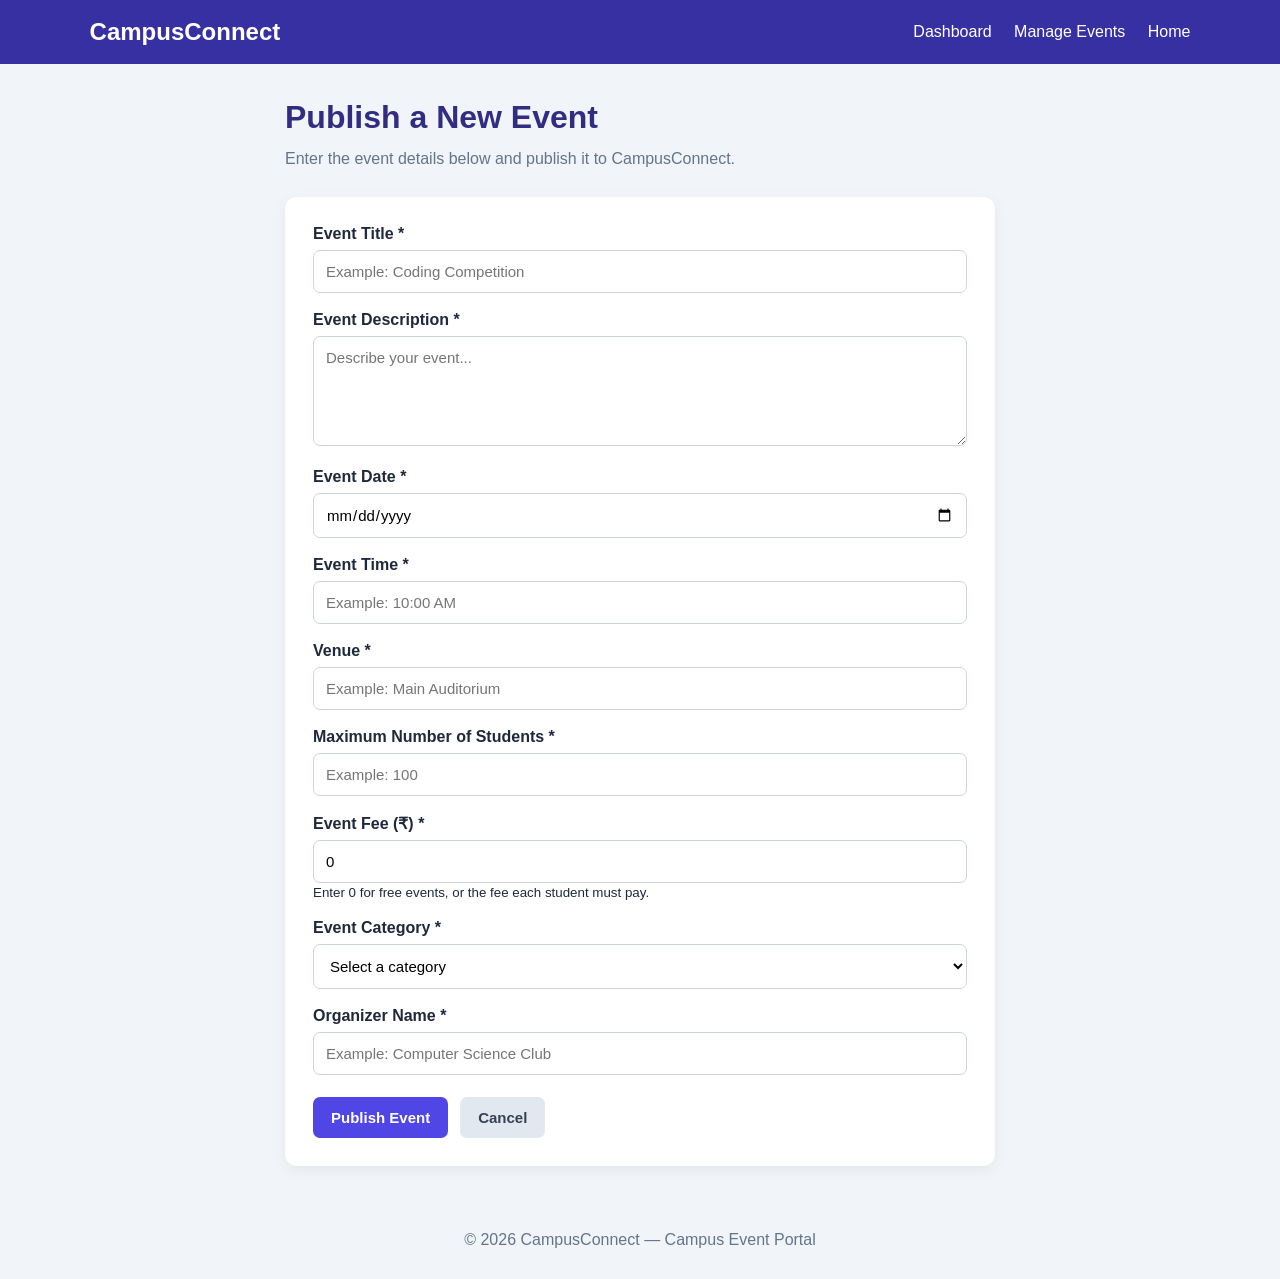
<file: add-event.html>
<!DOCTYPE html>
<html lang="en">
<head>
    <meta charset="UTF-8">
    <meta name="viewport" content="width=device-width, initial-scale=1.0">
    <title>Add New Event | CampusConnect</title>

    <style>
        * {
            box-sizing: border-box;
            margin: 0;
            padding: 0;
            font-family: Arial, sans-serif;
        }

        body {
            background: #f1f5f9;
            color: #1e293b;
        }

        nav {
            background: #3730a3;
            color: white;
            padding: 18px 7%;
            display: flex;
            justify-content: space-between;
            align-items: center;
            flex-wrap: wrap;
            gap: 12px;
        }

        nav a {
            color: white;
            text-decoration: none;
            margin-left: 18px;
        }

        .container {
            max-width: 750px;
            margin: 35px auto;
            padding: 0 20px;
        }

        h1 {
            color: #312e81;
            margin-bottom: 10px;
        }

        .subtitle {
            color: #64748b;
            line-height: 1.6;
            margin-bottom: 25px;
        }

        form {
            background: white;
            padding: 28px;
            border-radius: 12px;
            box-shadow: 0 4px 15px rgba(0, 0, 0, 0.06);
        }

        .form-group {
            margin-bottom: 18px;
        }

        label {
            display: block;
            font-weight: bold;
            margin-bottom: 7px;
        }

        input, textarea, select {
            width: 100%;
            padding: 12px;
            border: 1px solid #cbd5e1;
            border-radius: 7px;
            font-size: 15px;
            background: white;
        }

        textarea {
            min-height: 110px;
            resize: vertical;
        }

        input:focus, textarea:focus, select:focus {
            outline: 2px solid #a5b4fc;
            border-color: #4f46e5;
        }

        .button {
            display: inline-block;
            padding: 12px 18px;
            border: none;
            border-radius: 7px;
            background: #4f46e5;
            color: white;
            font-weight: bold;
            font-size: 15px;
            text-decoration: none;
            cursor: pointer;
        }

        .button:disabled {
            opacity: 0.6;
            cursor: not-allowed;
        }

        .secondary {
            background: #e2e8f0;
            color: #334155;
        }

        .actions {
            display: flex;
            gap: 12px;
            flex-wrap: wrap;
            margin-top: 22px;
        }

        .notice {
            display: none;
            padding: 13px;
            border-radius: 7px;
            margin-bottom: 20px;
            line-height: 1.5;
        }

        .notice.success {
            display: block;
            background: #dcfce7;
            color: #166534;
        }

        .notice.error {
            display: block;
            background: #fee2e2;
            color: #991b1b;
        }

        footer {
            text-align: center;
            padding: 30px;
            color: #64748b;
        }

        @media (max-width: 500px) {
            form {
                padding: 20px;
            }

            nav a {
                margin-left: 10px;
            }
        }
    </style>
</head>

<body>

<nav>
    <h2>CampusConnect</h2>
    <div>
        <a href="organizer-dashboard.html">Dashboard</a>
        <a href="manage-events.html">Manage Events</a>
        <a href="index.html">Home</a>
    </div>
</nav>

<main class="container">
    <h1>Publish a New Event</h1>

    <p class="subtitle">
        Enter the event details below and publish it to CampusConnect.
    </p>

    <div id="notice" class="notice" role="status" aria-live="polite"></div>

    <form id="eventForm">
        <div class="form-group">
            <label for="title">Event Title *</label>
            <input
                type="text"
                id="title"
                name="title"
                placeholder="Example: Coding Competition"
                required
                maxlength="150"
            >
        </div>

        <div class="form-group">
            <label for="description">Event Description *</label>
            <textarea
                id="description"
                name="description"
                placeholder="Describe your event..."
                required
                maxlength="2000"
            ></textarea>
        </div>

        <div class="form-group">
            <label for="date">Event Date *</label>
            <input type="date" id="date" name="date" required>
        </div>

        <div class="form-group">
            <label for="time">Event Time *</label>
            <input
                type="text"
                id="time"
                name="time"
                placeholder="Example: 10:00 AM"
                required
                maxlength="50"
            >
        </div>

       <div class="form-group">
    <label for="venue">Venue *</label>
    <input
        type="text"
        id="venue"
        name="venue"
        placeholder="Example: Main Auditorium"
        required
        maxlength="200"
    >
</div>

<div class="form-group">
    <label for="studentLimit">Maximum Number of Students *</label>
    <input
        type="number"
        id="studentLimit"
        name="studentLimit"
        placeholder="Example: 100"
        min="1"
        max="100000"
        step="1"
        required
    >
</div>
<div class="form-group">
    <label for="eventFee">Event Fee (₹) *</label>
    <input
        type="number"
        id="eventFee"
        name="eventFee"
        placeholder="Enter 0 for a free event"
        min="0"
        max="100000"
        step="1"
        value="0"
        required
    >
    <small>
        Enter 0 for free events, or the fee each student must pay.
    </small>
</div>

        <div class="form-group">
            <label for="category">Event Category *</label>
            <select id="category" name="category" required>
                <option value="">Select a category</option>
                <option value="Technical">Technical</option>
                <option value="Cultural">Cultural</option>
                <option value="Workshop">Workshop</option>
                <option value="Sports">Sports</option>
                <option value="Seminar">Seminar</option>
                <option value="Other">Other</option>
            </select>
        </div>

        <div class="form-group">
            <label for="organizerName">Organizer Name *</label>
            <input
                type="text"
                id="organizerName"
                name="organizerName"
                placeholder="Example: Computer Science Club"
                required
                maxlength="150"
            >
        </div>

        <div class="actions">
            <button type="submit" id="publishButton" class="button">
                Publish Event
            </button>

            <a href="organizer-dashboard.html" class="button secondary">
                Cancel
            </a>
        </div>
    </form>
</main>

<footer>© 2026 CampusConnect — Campus Event Portal</footer>

<script>
    const eventForm = document.getElementById("eventForm");
    const notice = document.getElementById("notice");
    const publishButton = document.getElementById("publishButton");
    const dateInput = document.getElementById("date");

    // Prevent selecting a date in the past.
    const today = new Date();
    const localToday = [
        today.getFullYear(),
        String(today.getMonth() + 1).padStart(2, "0"),
        String(today.getDate()).padStart(2, "0")
    ].join("-");

    dateInput.min = localToday;

    function showNotice(message, type) {
        notice.textContent = message;
        notice.className = "notice " + type;
    }

    eventForm.addEventListener("submit", async function (event) {
        event.preventDefault();

        publishButton.disabled = true;
        publishButton.textContent = "Publishing...";
        notice.className = "notice";

        try {
            const formData = new FormData(eventForm);
            const body = new URLSearchParams();

            for (const [key, value] of formData.entries()) {
                body.append(key, value.toString().trim());
            }

            const response = await fetch("/create-event", {
                method: "POST",
                headers: {
                    "Content-Type": "application/x-www-form-urlencoded"
                },
                body: body
            });

            const message = await response.text();

            if (!response.ok) {
                throw new Error(message || "Could not publish the event.");
            }

            eventForm.reset();
            showNotice(
                "Event published successfully! You can view it on the Manage Events page.",
                "success"
            );

        } catch (error) {
            showNotice(
                error.message || "Could not connect to the server. Please try again.",
                "error"
            );
        } finally {
            publishButton.disabled = false;
            publishButton.textContent = "Publish Event";
        }
    });
</script>

</body>
</html>
</file>
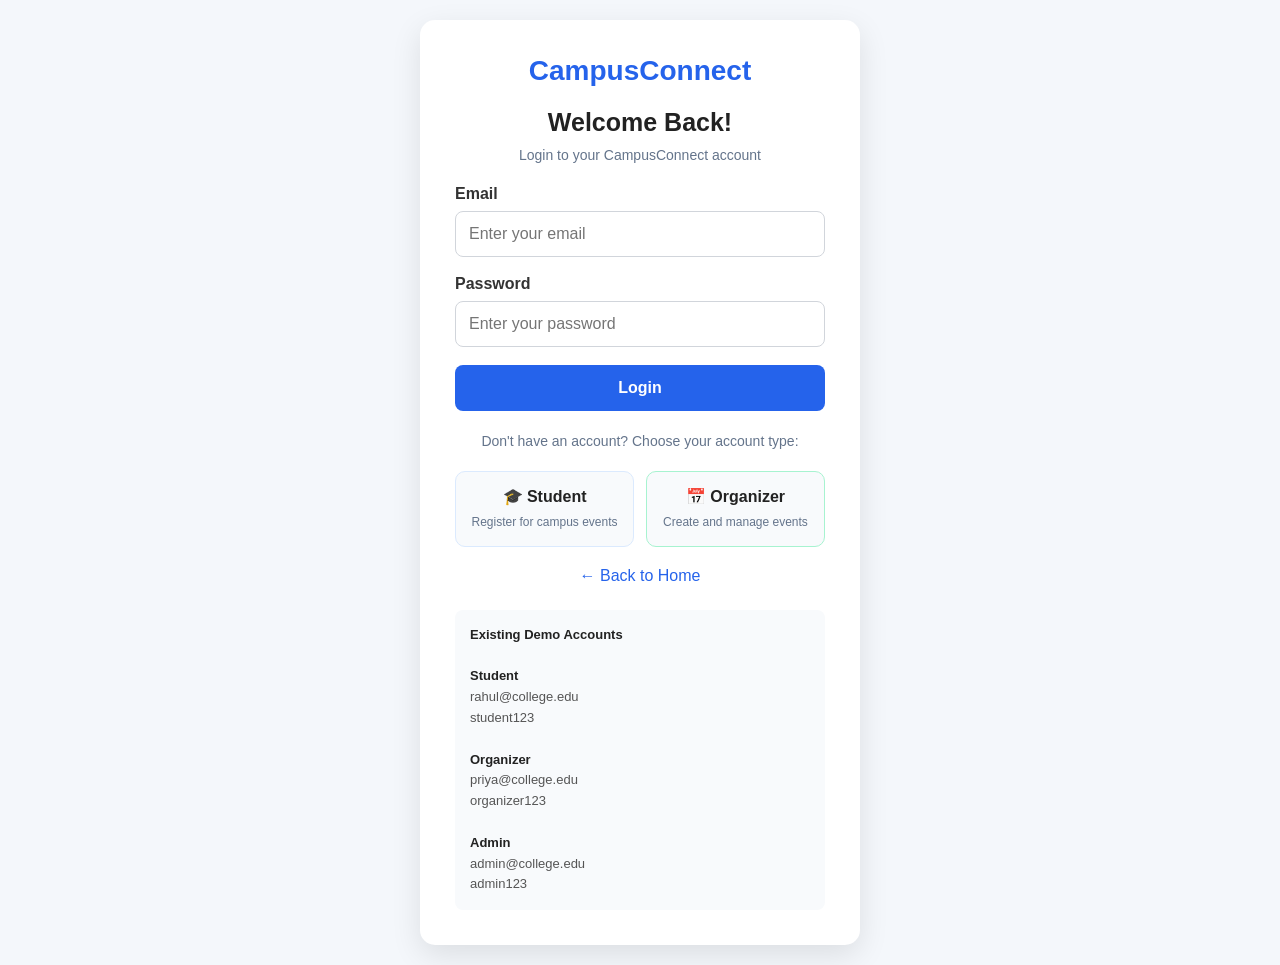
<file: login.html>
<!DOCTYPE html>
<html lang="en">
<head>
    <meta charset="UTF-8">
    <meta name="viewport" content="width=device-width, initial-scale=1.0">
    <title>Login - CampusConnect</title>

    <style>
        * { box-sizing: border-box; }

        body {
            margin: 0;
            font-family: Arial, sans-serif;
            background: #f4f7fb;
            min-height: 100vh;
            display: flex;
            justify-content: center;
            align-items: center;
            padding: 20px;
        }

        .login-container {
            width: 100%;
            max-width: 440px;
        }

        .login-box {
            background: white;
            padding: 35px;
            border-radius: 15px;
            box-shadow: 0 10px 30px rgba(0, 0, 0, 0.10);
        }

        .logo {
            text-align: center;
            font-size: 28px;
            font-weight: bold;
            color: #2563eb;
            margin-bottom: 10px;
        }

        h1 {
            text-align: center;
            margin-bottom: 25px;
            color: #222;
            font-size: 25px;
        }

        .subtitle {
            text-align: center;
            color: #64748b;
            font-size: 14px;
            margin-top: -15px;
            margin-bottom: 22px;
        }

        .form-group { margin-bottom: 18px; }

        label {
            display: block;
            margin-bottom: 8px;
            font-weight: bold;
            color: #333;
        }

        input {
            width: 100%;
            padding: 13px;
            border: 1px solid #d1d5db;
            border-radius: 8px;
            font-size: 16px;
            outline: none;
        }

        input:focus { border-color: #2563eb; }

        button {
            width: 100%;
            padding: 14px;
            border: none;
            border-radius: 8px;
            background: #2563eb;
            color: white;
            font-size: 16px;
            font-weight: bold;
            cursor: pointer;
        }

        button:hover { background: #1d4ed8; }

        .organizer-button {
            background: #047857;
        }

        .organizer-button:hover {
            background: #065f46;
        }

        .switch-link {
            display: block;
            text-align: center;
            margin-top: 18px;
            color: #2563eb;
            cursor: pointer;
            text-decoration: none;
            font-size: 14px;
        }

        .switch-link:hover { text-decoration: underline; }

        .back-link {
            display: block;
            text-align: center;
            margin-top: 20px;
            color: #2563eb;
            text-decoration: none;
        }

        .signup-options {
            display: grid;
            grid-template-columns: 1fr 1fr;
            gap: 12px;
            margin-top: 22px;
        }

        .signup-option {
            border: 1px solid #dbeafe;
            border-radius: 10px;
            padding: 15px 8px;
            text-align: center;
            cursor: pointer;
            background: #f8fafc;
        }

        .signup-option:hover {
            background: #eff6ff;
            border-color: #2563eb;
        }

        .signup-option.organizer {
            border-color: #a7f3d0;
        }

        .signup-option.organizer:hover {
            background: #ecfdf5;
            border-color: #047857;
        }

        .option-title {
            font-weight: bold;
            margin-bottom: 7px;
            color: #222;
        }

        .option-description {
            font-size: 12px;
            color: #64748b;
            line-height: 1.5;
        }

        .demo-accounts {
            margin-top: 25px;
            padding: 15px;
            background: #f8fafc;
            border-radius: 8px;
            font-size: 13px;
            color: #555;
            line-height: 1.6;
            overflow-wrap: anywhere;
        }

        .demo-accounts strong { color: #222; }

        .message {
            margin-top: 15px;
            font-size: 14px;
            text-align: center;
            overflow-wrap: anywhere;
        }

        .hidden { display: none; }
    </style>
</head>

<body>
<div class="login-container">
    <div class="login-box">
        <div class="logo">CampusConnect</div>

        <!-- ONE COMMON LOGIN FORM -->
        <section id="loginSection">
            <h1>Welcome Back!</h1>
            <p class="subtitle">Login to your CampusConnect account</p>

            <form id="loginForm">
                <div class="form-group">
                    <label for="loginEmail">Email</label>
                    <input type="email" id="loginEmail"
                           placeholder="Enter your email"
                           autocomplete="username" required>
                </div>

                <div class="form-group">
                    <label for="loginPassword">Password</label>
                    <input type="password" id="loginPassword"
                           placeholder="Enter your password"
                           autocomplete="current-password" required>
                </div>

                <button type="submit">Login</button>
            </form>

            <p class="subtitle" style="margin: 22px 0 0;">
                Don't have an account? Choose your account type:
            </p>

            <div class="signup-options">
                <div class="signup-option" id="showStudentSignup"
                     role="button" tabindex="0">
                    <div class="option-title">🎓 Student</div>
                    <div class="option-description">
                        Register for campus events
                    </div>
                </div>

                <div class="signup-option organizer"
                     id="showOrganizerSignup"
                     role="button" tabindex="0">
                    <div class="option-title">📅 Organizer</div>
                    <div class="option-description">
                        Create and manage events
                    </div>
                </div>
            </div>
        </section>

        <!-- STUDENT SIGN UP -->
        <section id="studentSignupSection" class="hidden">
            <h1>Student Sign Up</h1>
            <p class="subtitle">Create your student account</p>

            <form id="studentSignupForm">
                <div class="form-group">
                    <label for="studentName">Full Name</label>
                    <input type="text" id="studentName"
                           placeholder="Enter your full name"
                           autocomplete="name" required>
                </div>

                <div class="form-group">
                    <label for="studentEmail">College Email</label>
                    <input type="email" id="studentEmail"
                           placeholder="Enter your email"
                           autocomplete="email" required>
                </div>

                <div class="form-group">
                    <label for="studentPassword">Password</label>
                    <input type="password" id="studentPassword"
                           placeholder="Create a password"
                           minlength="8" autocomplete="new-password"
                           required>
                </div>

                <div class="form-group">
                    <label for="studentConfirmPassword">
                        Confirm Password
                    </label>
                    <input type="password" id="studentConfirmPassword"
                           placeholder="Enter password again"
                           minlength="8" autocomplete="new-password"
                           required>
                </div>

                <button type="submit">Create Student Account</button>
            </form>

            <a class="switch-link backToLogin" href="#">
                Already have an account? Login
            </a>
        </section>

        <!-- ORGANIZER SIGN UP -->
        <section id="organizerSignupSection" class="hidden">
            <h1>Organizer Sign Up</h1>
            <p class="subtitle">Create an account to manage campus events</p>

            <form id="organizerSignupForm">
                <div class="form-group">
                    <label for="organizerName">Full Name</label>
                    <input type="text" id="organizerName"
                           placeholder="Enter your full name"
                           autocomplete="name" required>
                </div>

                <div class="form-group">
                    <label for="organizerEmail">College Email</label>
                    <input type="email" id="organizerEmail"
                           placeholder="Enter your college email"
                           autocomplete="email" required>
                </div>

                <div class="form-group">
                    <label for="organizerPassword">Password</label>
                    <input type="password" id="organizerPassword"
                           placeholder="Create a password"
                           minlength="8" autocomplete="new-password"
                           required>
                </div>

                <div class="form-group">
                    <label for="organizerConfirmPassword">
                        Confirm Password
                    </label>
                    <input type="password" id="organizerConfirmPassword"
                           placeholder="Enter password again"
                           minlength="8" autocomplete="new-password"
                           required>
                </div>

                <button type="submit" class="organizer-button">
                    Create Organizer Account
                </button>
            </form>

            <p class="subtitle" style="margin: 15px 0 0;">
                Organizer access should be verified before event-management
                permissions are granted.
            </p>

            <a class="switch-link backToLogin" href="#">
                Already have an account? Login
            </a>
        </section>

        <p id="message" class="message"
           role="status" aria-live="polite"></p>

        <a href="index.html" class="back-link">← Back to Home</a>

        <div class="demo-accounts">
            <strong>Existing Demo Accounts</strong><br><br>

            <strong>Student</strong><br>
            rahul@college.edu<br>
            student123<br><br>

            <strong>Organizer</strong><br>
            priya@college.edu<br>
            organizer123<br><br>

            <strong>Admin</strong><br>
            admin@college.edu<br>
            admin123
        </div>
    </div>
</div>

<script>
    const loginSection = document.getElementById("loginSection");
    const studentSignupSection =
        document.getElementById("studentSignupSection");
    const organizerSignupSection =
        document.getElementById("organizerSignupSection");
    const message = document.getElementById("message");

    function showSection(section) {
        loginSection.classList.add("hidden");
        studentSignupSection.classList.add("hidden");
        organizerSignupSection.classList.add("hidden");

        section.classList.remove("hidden");
        message.textContent = "";
    }

    document.getElementById("showStudentSignup")
        .addEventListener("click", () => showSection(studentSignupSection));

    document.getElementById("showOrganizerSignup")
        .addEventListener("click", () => showSection(organizerSignupSection));

    document.getElementById("showStudentSignup")
        .addEventListener("keydown", function (event) {
            if (event.key === "Enter" || event.key === " ") {
                event.preventDefault();
                showSection(studentSignupSection);
            }
        });

    document.getElementById("showOrganizerSignup")
        .addEventListener("keydown", function (event) {
            if (event.key === "Enter" || event.key === " ") {
                event.preventDefault();
                showSection(organizerSignupSection);
            }
        });

    document.querySelectorAll(".backToLogin").forEach(link => {
        link.addEventListener("click", function (event) {
            event.preventDefault();
            showSection(loginSection);
        });
    });

    async function readResponse(response) {
        const text = await response.text();

        try {
            return text ? JSON.parse(text) : {};
        } catch {
            return { message: text || "The server returned an invalid response." };
        }
    }

    document.getElementById("loginForm")
        .addEventListener("submit", async function (event) {
            event.preventDefault();

            message.textContent = "Logging in...";

            const email = document.getElementById("loginEmail").value.trim();
            const password = document.getElementById("loginPassword").value;

            try {
                const response = await fetch("/login", {
                    method: "POST",
                    headers: {
                        "Content-Type": "application/x-www-form-urlencoded"
                    },
                    body: new URLSearchParams({ email, password })
                });

                const result = await readResponse(response);

                if (!response.ok) {
                    message.textContent = result.message || "Login failed.";
                    return;
                }

                if (result.role === "student") {
                    localStorage.setItem("campusStudentId", result.studentId);
                    localStorage.setItem("campusStudentName", result.name);
                    localStorage.setItem("campusStudentEmail", result.email);
                    window.location.href = "student-dashboard.html";
               } else if (result.role === "organizer") {
    localStorage.setItem("campusOrganizerName", result.name);
    localStorage.setItem("campusOrganizerEmail", result.email);

    localStorage.removeItem("campusStudentId");
    localStorage.removeItem("campusStudentName");
    localStorage.removeItem("campusStudentEmail");

    window.location.href = "organizer-dashboard.html";
                } else if (result.role === "admin") {
                    message.textContent =
                        "Admin login successful. Admin dashboard is not connected yet.";
                } else {
                    message.textContent = "Unknown account role.";
                }
            } catch (error) {
                console.error(error);
                message.textContent =
                    "Cannot connect to the server. Check that it is running.";
            }
        });

    async function submitSignup(formId, fields, endpoint, accountType) {
        const form = document.getElementById(formId);
        const name = document.getElementById(fields.name).value.trim();
        const email = document.getElementById(fields.email).value.trim();
        const password = document.getElementById(fields.password).value;
        const confirmPassword =
            document.getElementById(fields.confirmPassword).value;

        if (password !== confirmPassword) {
            message.textContent = "Passwords do not match.";
            return;
        }

        message.textContent = "Creating your account...";

        try {
            const response = await fetch(endpoint, {
                method: "POST",
                headers: {
                    "Content-Type": "application/x-www-form-urlencoded"
                },
                body: new URLSearchParams({ name, email, password })
            });

            const result = await readResponse(response);

            if (!response.ok) {
                message.textContent = result.message || "Sign up failed.";
                return;
            }

            message.textContent =
                accountType + " account created! Please log in.";

            form.reset();
            document.getElementById("loginEmail").value = email;
            showSection(loginSection);
        } catch (error) {
            console.error(error);
            message.textContent =
                "Cannot connect to the server. Check that it is running.";
        }
    }

    document.getElementById("studentSignupForm")
        .addEventListener("submit", function (event) {
            event.preventDefault();

            submitSignup("studentSignupForm", {
                name: "studentName",
                email: "studentEmail",
                password: "studentPassword",
                confirmPassword: "studentConfirmPassword"
            }, "/signup", "Student");
        });

    document.getElementById("organizerSignupForm")
        .addEventListener("submit", function (event) {
            event.preventDefault();

            submitSignup("organizerSignupForm", {
                name: "organizerName",
                email: "organizerEmail",
                password: "organizerPassword",
                confirmPassword: "organizerConfirmPassword"
            }, "/organizer-signup", "Organizer");
        });
</script>
</body>
</html>
</file>
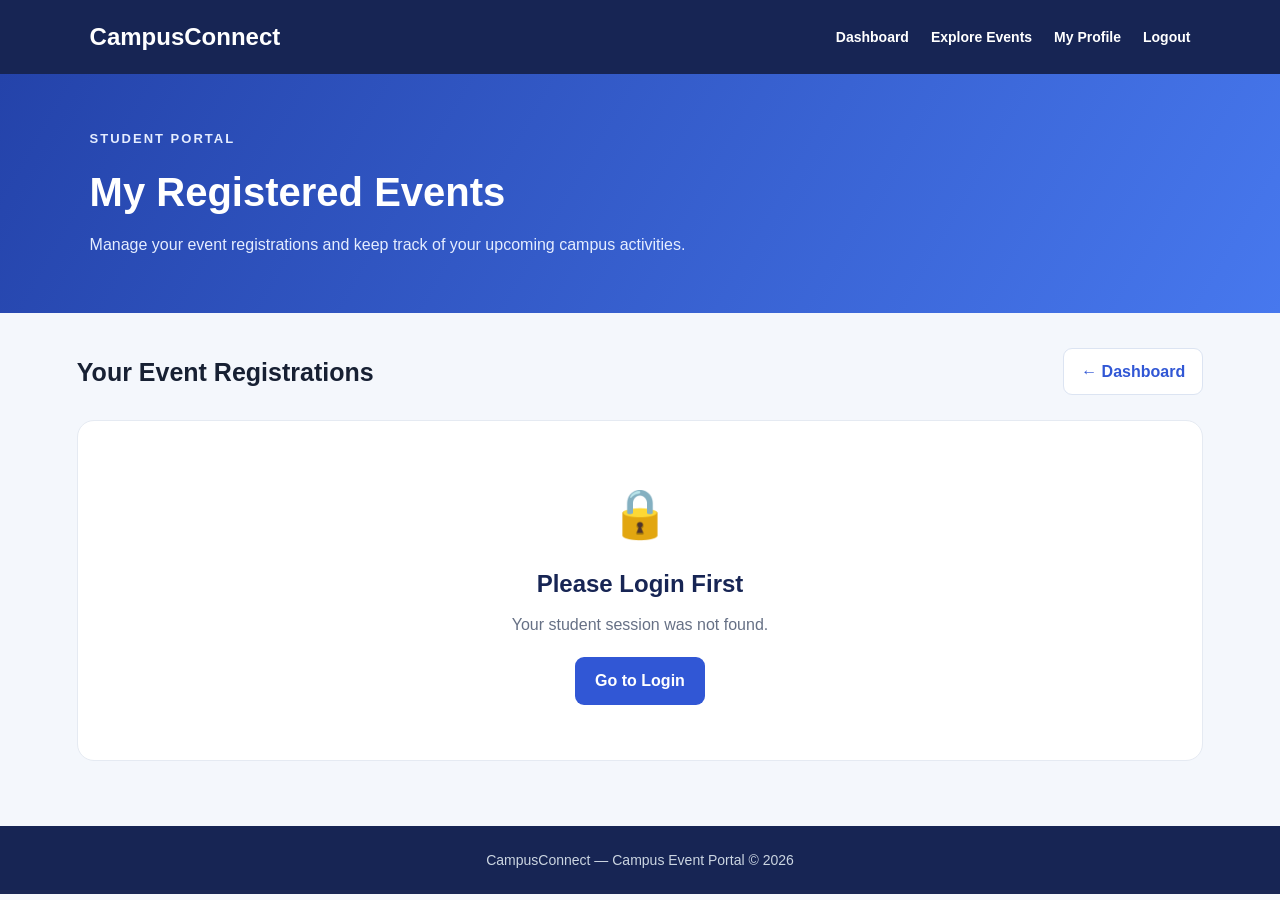
<file: my-events.html>
<!DOCTYPE html>
<html lang="en">
<head>
    <meta charset="UTF-8">
    <meta name="viewport" content="width=device-width, initial-scale=1.0">
    <title>My Registered Events - CampusConnect</title>

    <style>
        * {
            box-sizing: border-box;
            margin: 0;
            padding: 0;
        }

        body {
            font-family: Arial, Helvetica, sans-serif;
            background: #f4f7fc;
            color: #172033;
            line-height: 1.6;
        }

        a {
            text-decoration: none;
        }

        .navbar {
            background: #172554;
            padding: 18px 7%;
            display: flex;
            justify-content: space-between;
            align-items: center;
            gap: 20px;
            flex-wrap: wrap;
        }

        .logo {
            color: white;
            font-size: 24px;
            font-weight: 800;
        }

        .nav-links {
            display: flex;
            gap: 22px;
            flex-wrap: wrap;
        }

        .nav-links a {
            color: white;
            font-size: 14px;
            font-weight: 600;
        }

        .nav-links a:hover {
            color: #93c5fd;
        }

        .hero {
            padding: 55px 7%;
            background: linear-gradient(120deg, #2443aa, #4778ee);
            color: white;
        }

        .hero-label {
            font-size: 13px;
            font-weight: bold;
            letter-spacing: 2px;
            margin-bottom: 10px;
            color: #dbeafe;
        }

        .hero h1 {
            font-size: clamp(28px, 4vw, 40px);
            margin-bottom: 8px;
        }

        .hero p {
            color: #e5edff;
            max-width: 650px;
        }

        main {
            width: min(1150px, 88%);
            margin: 35px auto 65px;
        }

        .page-heading {
            display: flex;
            justify-content: space-between;
            align-items: center;
            gap: 15px;
            flex-wrap: wrap;
            margin-bottom: 25px;
        }

        .page-heading h2 {
            font-size: 25px;
        }

        .back-button {
            background: white;
            color: #3157d5;
            border: 1px solid #dce4f2;
            padding: 10px 17px;
            border-radius: 9px;
            font-weight: bold;
        }

        .back-button:hover {
            background: #eaf0ff;
        }

        .notice {
            display: none;
            padding: 14px 18px;
            margin-bottom: 22px;
            border-radius: 10px;
            font-weight: 600;
        }

        .notice.success {
            display: block;
            background: #dcfce7;
            color: #166534;
        }

        .notice.error {
            display: block;
            background: #fee2e2;
            color: #991b1b;
        }

        .notice.info {
            display: block;
            background: #dbeafe;
            color: #1e40af;
        }

        .event-container {
            display: grid;
            grid-template-columns: repeat(2, minmax(0, 1fr));
            gap: 22px;
        }

        .event-card {
            background: white;
            padding: 25px;
            border: 1px solid #e5eaf2;
            border-radius: 17px;
            box-shadow: 0 8px 25px rgba(25, 45, 90, 0.06);
            transition: 0.25s ease;
        }

        .event-card:hover {
            transform: translateY(-5px);
            box-shadow: 0 14px 30px rgba(25, 45, 90, 0.12);
        }

        .event-category {
            display: inline-block;
            padding: 6px 13px;
            border-radius: 30px;
            background: #eaf0ff;
            color: #3157d5;
            font-size: 12px;
            font-weight: bold;
            margin-bottom: 15px;
        }

        .event-card h3 {
            font-size: 21px;
            margin-bottom: 18px;
            color: #172554;
        }

        .event-details {
            display: grid;
            gap: 11px;
            padding: 15px;
            background: #f7f9fd;
            border-radius: 10px;
            margin-bottom: 17px;
            color: #475467;
            font-size: 14px;
        }

        .event-info {
            padding-top: 8px;
            color: #667085;
            font-size: 14px;
        }

        .event-info strong {
            color: #344054;
        }

        .cancel-button {
            width: 100%;
            margin-top: 20px;
            padding: 12px;
            border: none;
            border-radius: 9px;
            background: #fee2e2;
            color: #b91c1c;
            font-size: 14px;
            font-weight: bold;
            cursor: pointer;
        }

        .cancel-button:hover {
            background: #dc2626;
            color: white;
        }

        .cancel-button:disabled {
            opacity: 0.6;
            cursor: not-allowed;
        }

        .empty-state {
            grid-column: 1 / -1;
            background: white;
            padding: 55px 20px;
            border-radius: 17px;
            text-align: center;
            border: 1px solid #e5eaf2;
        }

        .empty-icon {
            font-size: 48px;
            margin-bottom: 12px;
        }

        .empty-state h2 {
            margin-bottom: 8px;
            color: #172554;
        }

        .empty-state p {
            color: #667085;
            margin-bottom: 20px;
        }

        .browse-button {
            display: inline-block;
            padding: 11px 20px;
            border-radius: 9px;
            background: #3157d5;
            color: white;
            font-weight: bold;
        }

        .browse-button:hover {
            background: #2343ad;
        }

        .footer {
            background: #172554;
            color: #cbd5e1;
            text-align: center;
            padding: 23px;
            font-size: 14px;
        }

        @media (max-width: 700px) {
            .navbar {
                flex-direction: column;
            }

            .event-container {
                grid-template-columns: 1fr;
            }

            main {
                width: 90%;
            }
        }
    </style>
</head>

<body>

    <nav class="navbar">
        <a href="index.html" class="logo">CampusConnect</a>

        <div class="nav-links">
            <a href="student-dashboard.html">Dashboard</a>
            <a href="events.html">Explore Events</a>
            <a href="student-details.html">My Profile</a>
            <a href="login.html" id="logoutLink">Logout</a>
        </div>
    </nav>

    <header class="hero">
        <p class="hero-label">STUDENT PORTAL</p>
        <h1>My Registered Events</h1>
        <p>
            Manage your event registrations and keep track of
            your upcoming campus activities.
        </p>
    </header>

    <main>

        <div class="page-heading">
            <h2>Your Event Registrations</h2>
            <a href="student-dashboard.html" class="back-button">
                ← Dashboard
            </a>
        </div>

        <div id="page-notice" class="notice" role="status"
             aria-live="polite"></div>

        <section id="registered-events" class="event-container">
            <div class="empty-state">
                <p>Loading your registered events...</p>
            </div>
        </section>

    </main>

    <footer class="footer">
        CampusConnect — Campus Event Portal © 2026
    </footer>

    <script>
        const studentId = localStorage.getItem("campusStudentId");

        function showNotice(message, type) {
            const notice = document.getElementById("page-notice");

            notice.textContent = message;
            notice.className = "notice " + type;

            notice.scrollIntoView({
                behavior: "smooth",
                block: "center"
            });
        }

        function clearStudentSession() {
            localStorage.removeItem("campusStudentId");
            localStorage.removeItem("campusStudentName");
            localStorage.removeItem("campusStudentEmail");
        }

        document.getElementById("logoutLink").addEventListener(
            "click",
            clearStudentSession
        );

        function loadRegisteredEvents() {
            const container = document.getElementById("registered-events");

            if (!studentId) {
                container.innerHTML = `
                    <div class="empty-state">
                        <div class="empty-icon">🔒</div>
                        <h2>Please Login First</h2>
                        <p>Your student session was not found.</p>
                        <a href="login.html" class="browse-button">
                            Go to Login
                        </a>
                    </div>
                `;
                return;
            }

            container.innerHTML = `
                <div class="empty-state">
                    <p>Loading your registered events...</p>
                </div>
            `;

            fetch("/my-events?studentId=" + encodeURIComponent(studentId))
                .then(function(response) {
                    if (!response.ok) {
                        throw new Error("Could not load registered events.");
                    }

                    return response.json();
                })
                .then(function(events) {
                    container.innerHTML = "";

                    if (!Array.isArray(events) || events.length === 0) {
                        container.innerHTML = `
                            <div class="empty-state">
                                <div class="empty-icon">📅</div>
                                <h2>No Registered Events</h2>
                                <p>
                                    You have not registered for any events yet.
                                    Explore campus events and join something exciting!
                                </p>
                                <a href="events.html" class="browse-button">
                                    Explore Events →
                                </a>
                            </div>
                        `;
                        return;
                    }

                    events.forEach(function(event) {
                        const card = document.createElement("article");
                        card.className = "event-card";

                        const category = document.createElement("span");
                        category.className = "event-category";
                        category.textContent = event.category || "Campus Event";

                        const title = document.createElement("h3");
                        title.textContent = event.eventName || "Untitled Event";

                        const details = document.createElement("div");
                        details.className = "event-details";

                        [
                            "📅 " + (event.date || "Date not available"),
                            "🕐 " + (event.time || "Time not available"),
                            "📍 " + (event.venue || "Venue not available")
                        ].forEach(function(value) {
                            const span = document.createElement("span");
                            span.textContent = value;
                            details.appendChild(span);
                        });

                        const organizer = document.createElement("p");
                        organizer.className = "event-info";
                        organizer.innerHTML = "<strong>Organizer:</strong> ";

                        const organizerName = document.createElement("span");
                        organizerName.textContent = event.organizer || "Not specified";
                        organizer.appendChild(organizerName);

                        const registrationDate = document.createElement("p");
                        registrationDate.className = "event-info";
                        registrationDate.innerHTML =
                            "<strong>Registration Date:</strong> ";

                        const dateText = document.createElement("span");
                        dateText.textContent =
                            event.registrationDate || "Not available";

                        registrationDate.appendChild(dateText);

                        const cancelButton = document.createElement("button");
                        cancelButton.className = "cancel-button";
                        cancelButton.textContent = "Cancel Registration";

                        cancelButton.addEventListener("click", function() {
                            cancelRegistration(
                                event.eventId,
                                event.eventName,
                                cancelButton
                            );
                        });

                        card.appendChild(category);
                        card.appendChild(title);
                        card.appendChild(details);
                        card.appendChild(organizer);
                        card.appendChild(registrationDate);
                        card.appendChild(cancelButton);

                        container.appendChild(card);
                    });
                })
                .catch(function(error) {
                    console.error(error);

                    container.innerHTML = `
                        <div class="empty-state">
                            <div class="empty-icon">⚠️</div>
                            <h2>Unable to Load Events</h2>
                            <p>
                                Please check that the CampusConnect
                                Java server is running.
                            </p>
                            <button class="browse-button"
                                onclick="loadRegisteredEvents()">
                                Try Again
                            </button>
                        </div>
                    `;
                });
        }

        function cancelRegistration(eventId, eventName, button) {
            const confirmed = confirm(
                "Are you sure you want to cancel your registration for "
                + eventName + "?"
            );

            if (!confirmed) {
                return;
            }

            button.disabled = true;
            button.textContent = "Cancelling...";

            const body = new URLSearchParams({
                studentId: studentId,
                eventId: eventId
            });

            fetch("/cancel-registration", {
                method: "POST",
                headers: {
                    "Content-Type": "application/x-www-form-urlencoded"
                },
                body: body.toString()
            })
            .then(function(response) {
                return response.text().then(function(message) {
                    return {
                        ok: response.ok,
                        message: message
                    };
                });
            })
            .then(function(result) {
                if (result.ok) {
                    showNotice(
                        result.message || "Registration cancelled successfully.",
                        "success"
                    );

                    loadRegisteredEvents();
                } else {
                    showNotice(
                        result.message || "Could not cancel registration.",
                        "error"
                    );

                    button.disabled = false;
                    button.textContent = "Cancel Registration";
                }
            })
            .catch(function(error) {
                console.error(error);

                showNotice(
                    "Unable to cancel registration. Please try again.",
                    "error"
                );

                button.disabled = false;
                button.textContent = "Cancel Registration";
            });
        }

        loadRegisteredEvents();
    </script>

</body>
</html>
</file>
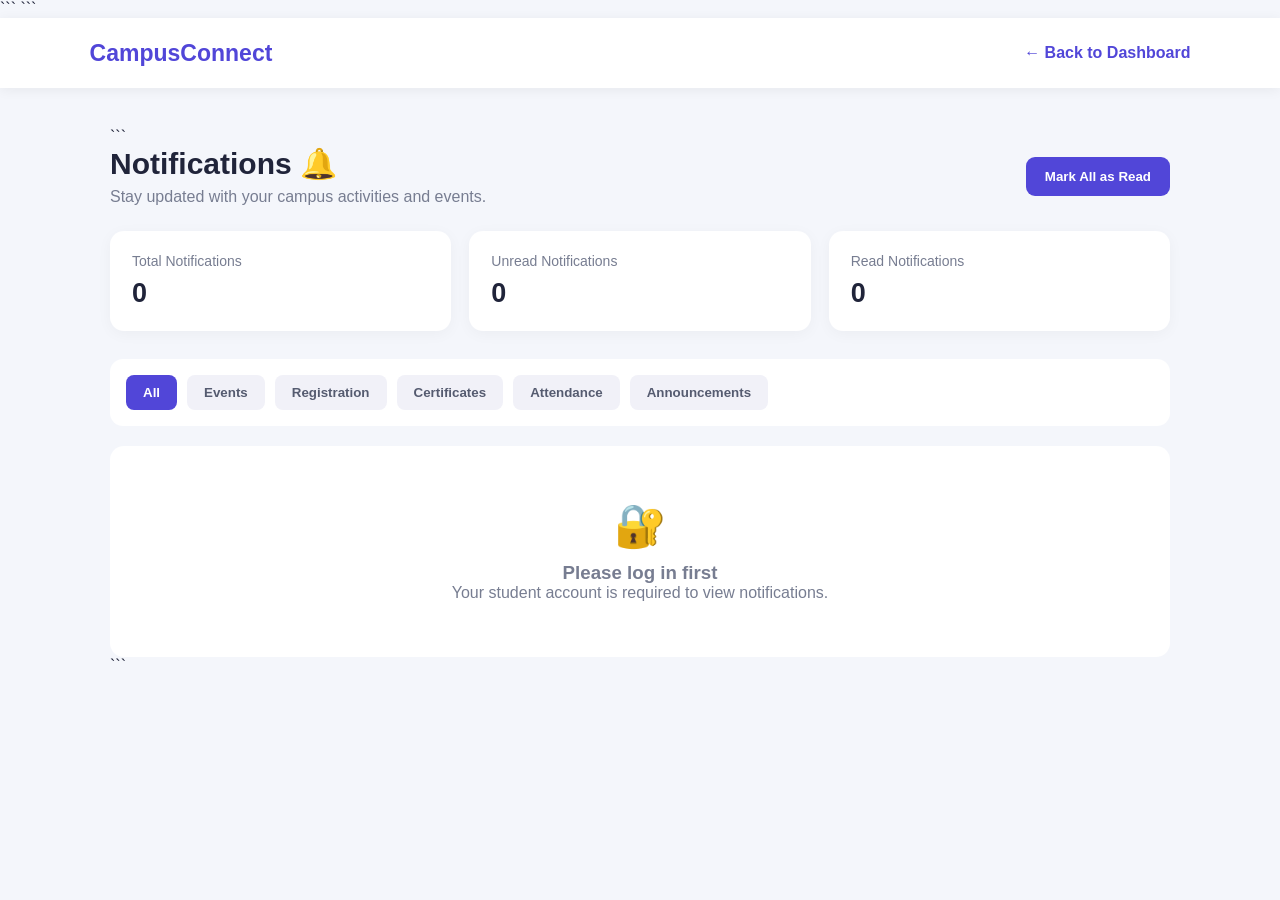
<file: notifications.html>
<!DOCTYPE html>

<html lang="en">
<head>
    <meta charset="UTF-8">
    <meta name="viewport" content="width=device-width, initial-scale=1.0">
    <title>Notifications | CampusConnect</title>

```
<style>
    * {
        margin: 0;
        padding: 0;
        box-sizing: border-box;
        font-family: "Segoe UI", Arial, sans-serif;
    }

    body {
        background: #f4f6fb;
        color: #20243a;
    }

    .navbar {
        height: 70px;
        background: #ffffff;
        display: flex;
        align-items: center;
        justify-content: space-between;
        padding: 0 7%;
        box-shadow: 0 2px 12px rgba(0,0,0,0.06);
    }

    .logo {
        font-size: 23px;
        font-weight: 800;
        color: #5146d8;
    }

    .back-link {
        text-decoration: none;
        color: #5146d8;
        font-weight: 600;
    }

    .container {
        max-width: 1100px;
        margin: 40px auto;
        padding: 0 20px;
    }

    .heading {
        display: flex;
        justify-content: space-between;
        align-items: center;
        gap: 15px;
        flex-wrap: wrap;
        margin-bottom: 25px;
    }

    .heading h1 {
        font-size: 30px;
        margin-bottom: 7px;
    }

    .heading p {
        color: #777d91;
    }

    button {
        cursor: pointer;
        border: none;
    }

    .read-all {
        background: #5146d8;
        color: white;
        padding: 12px 19px;
        border-radius: 9px;
        font-weight: 600;
    }

    .read-all:hover {
        background: #4035bd;
    }

    .stats {
        display: grid;
        grid-template-columns: repeat(3, 1fr);
        gap: 18px;
        margin-bottom: 28px;
    }

    .stat-card {
        background: white;
        padding: 22px;
        border-radius: 14px;
        box-shadow: 0 3px 15px rgba(0,0,0,0.04);
    }

    .stat-card p {
        color: #777d91;
        font-size: 14px;
    }

    .stat-card h2 {
        font-size: 27px;
        margin-top: 9px;
    }

    .filters {
        background: white;
        padding: 16px;
        border-radius: 13px;
        display: flex;
        gap: 10px;
        flex-wrap: wrap;
        margin-bottom: 20px;
    }

    .filter-btn {
        background: #f1f1f8;
        color: #555b70;
        padding: 10px 17px;
        border-radius: 8px;
        font-weight: 600;
    }

    .filter-btn.active {
        background: #5146d8;
        color: white;
    }

    .notification-list {
        display: flex;
        flex-direction: column;
        gap: 13px;
    }

    .notification {
        background: white;
        padding: 21px;
        border-radius: 13px;
        display: flex;
        gap: 17px;
        align-items: flex-start;
        box-shadow: 0 3px 13px rgba(0,0,0,0.035);
        border-left: 4px solid transparent;
        transition: 0.2s;
    }

    .notification.unread {
        background: #f0efff;
        border-left-color: #5146d8;
    }

    .icon {
        min-width: 46px;
        height: 46px;
        border-radius: 12px;
        display: flex;
        align-items: center;
        justify-content: center;
        font-size: 22px;
        background: #e9e7ff;
    }

    .notification-content {
        flex: 1;
    }

    .notification-content h3 {
        font-size: 16px;
        margin-bottom: 7px;
    }

    .notification-content p {
        color: #686e81;
        font-size: 14px;
        line-height: 1.6;
    }

    .meta {
        display: flex;
        gap: 13px;
        flex-wrap: wrap;
        margin-top: 12px;
        color: #85899a;
        font-size: 12px;
    }

    .badge {
        display: inline-block;
        padding: 4px 9px;
        border-radius: 20px;
        background: #e8e6ff;
        color: #5146d8;
        font-size: 11px;
        font-weight: 700;
        margin-top: 10px;
    }

    .notification-actions {
        display: flex;
        flex-direction: column;
        gap: 8px;
    }

    .action-btn {
        background: transparent;
        color: #5146d8;
        font-size: 12px;
        font-weight: 700;
        white-space: nowrap;
    }

    .empty {
        background: white;
        padding: 55px 20px;
        text-align: center;
        border-radius: 14px;
        color: #777d91;
    }

    .empty div {
        font-size: 42px;
        margin-bottom: 12px;
    }

    .error {
        background: #fff0f0;
        color: #b42318;
        padding: 15px;
        border-radius: 10px;
        margin-bottom: 15px;
        display: none;
    }

    @media(max-width: 650px) {
        .stats {
            grid-template-columns: 1fr;
        }

        .heading h1 {
            font-size: 25px;
        }

        .notification {
            padding: 15px;
        }

        .notification-actions {
            align-items: flex-end;
        }
    }
</style>
```

</head>

<body>

<nav class="navbar">
    <div class="logo">CampusConnect</div>
    <a href="student-dashboard.html" class="back-link">← Back to Dashboard</a>
</nav>

<main class="container">

```
<section class="heading">
    <div>
        <h1>Notifications 🔔</h1>
        <p>Stay updated with your campus activities and events.</p>
    </div>

    <button class="read-all" onclick="markAllAsRead()">
        Mark All as Read
    </button>
</section>

<div class="stats">
    <div class="stat-card">
        <p>Total Notifications</p>
        <h2 id="totalCount">0</h2>
    </div>

    <div class="stat-card">
        <p>Unread Notifications</p>
        <h2 id="unreadCount">0</h2>
    </div>

    <div class="stat-card">
        <p>Read Notifications</p>
        <h2 id="readCount">0</h2>
    </div>
</div>

<div id="errorMessage" class="error"></div>

<div class="filters">
    <button class="filter-btn active" onclick="filterNotifications('all', this)">All</button>
    <button class="filter-btn" onclick="filterNotifications('event', this)">Events</button>
    <button class="filter-btn" onclick="filterNotifications('registration', this)">Registration</button>
    <button class="filter-btn" onclick="filterNotifications('certificate', this)">Certificates</button>
    <button class="filter-btn" onclick="filterNotifications('attendance', this)">Attendance</button>
    <button class="filter-btn" onclick="filterNotifications('announcement', this)">Announcements</button>
</div>

<div id="notificationList" class="notification-list">
    <div class="empty">
        <div>🔔</div>
        <h3>Loading notifications...</h3>
    </div>
</div>
```

</main>

<script>
    const API_URL = window.location.origin;

    const studentId = localStorage.getItem("campusStudentId");

    let notifications = [];
    let currentFilter = "all";

    function escapeHTML(value) {
        return String(value ?? "").replace(/[&<>"']/g, character => ({
            "&": "&amp;",
            "<": "&lt;",
            ">": "&gt;",
            '"': "&quot;",
            "'": "&#39;"
        })[character]);
    }

    function getCategory(notification) {
        const text = (
            (notification.title || "") + " " +
            (notification.message || "")
        ).toLowerCase();

        if (text.includes("certificate")) return "certificate";
        if (text.includes("attendance")) return "attendance";
        if (text.includes("registration") || text.includes("registered")) return "registration";
        if (text.includes("announcement")) return "announcement";

        return "event";
    }

    function getIcon(category) {
        const icons = {
            event: "🎉",
            registration: "✅",
            certificate: "🏆",
            attendance: "📋",
            announcement: "📢"
        };

        return icons[category] || "🔔";
    }

    function updateStatistics() {
        const unread = notifications.filter(n => !n.read).length;

        document.getElementById("totalCount").textContent = notifications.length;
        document.getElementById("unreadCount").textContent = unread;
        document.getElementById("readCount").textContent = notifications.length - unread;
    }

    async function loadNotifications() {
        const list = document.getElementById("notificationList");
        const error = document.getElementById("errorMessage");

        if (!studentId) {
            list.innerHTML = `
                <div class="empty">
                    <div>🔐</div>
                    <h3>Please log in first</h3>
                    <p>Your student account is required to view notifications.</p>
                </div>
            `;
            return;
        }

        try {
            error.style.display = "none";

            const response = await fetch(
                `${API_URL}/notifications?studentId=${encodeURIComponent(studentId)}`
            );

            if (!response.ok) {
                throw new Error("Unable to load notifications. Server returned " + response.status);
            }

            notifications = await response.json();

            if (!Array.isArray(notifications)) {
                throw new Error("Invalid notification data received from server.");
            }

            updateStatistics();
            renderNotifications();

        } catch (err) {
            error.textContent = err.message;
            error.style.display = "block";

            list.innerHTML = `
                <div class="empty">
                    <div>⚠️</div>
                    <h3>Unable to load notifications</h3>
                    <p>Make sure the CampusConnect Java server is running.</p>
                    <button class="read-all" style="margin-top:15px" onclick="loadNotifications()">
                        Try Again
                    </button>
                </div>
            `;
        }
    }

    function renderNotifications() {
        const list = document.getElementById("notificationList");

        let filtered = notifications;

        if (currentFilter !== "all") {
            filtered = notifications.filter(
                n => getCategory(n) === currentFilter
            );
        }

        if (filtered.length === 0) {
            list.innerHTML = `
                <div class="empty">
                    <div>📭</div>
                    <h3>No notifications found</h3>
                    <p>New updates will appear here.</p>
                </div>
            `;
            return;
        }

        list.innerHTML = filtered.map(n => {
            const category = getCategory(n);
            const title = escapeHTML(n.title || "Campus Update");
            const message = escapeHTML(n.message || "");
            const date = escapeHTML(n.createdAt || "");
            const eventDate = escapeHTML(n.eventDate || "");
            const venue = escapeHTML(n.venue || "");

            return `
                <article class="notification ${n.read ? "" : "unread"}">

                    <div class="icon">${getIcon(category)}</div>

                    <div class="notification-content">
                        <h3>${title}</h3>
                        <p>${message}</p>

                        <span class="badge">${category.toUpperCase()}</span>

                        <div class="meta">
                            <span>🕒 ${date || "Recently"}</span>
                            ${eventDate ? `<span>📅 Event: ${eventDate}</span>` : ""}
                            ${venue ? `<span>📍 ${venue}</span>` : ""}
                        </div>
                    </div>

                    <div class="notification-actions">
                        ${n.read
                            ? `<span style="color:#29945c;font-size:12px">✓ Read</span>`
                            : `<button class="action-btn" onclick="markAsRead(${Number(n.notificationId)})">Mark as read</button>`
                        }
                    </div>

                </article>
            `;
        }).join("");
    }

    function filterNotifications(category, button) {
        currentFilter = category;

        document.querySelectorAll(".filter-btn").forEach(btn => {
            btn.classList.remove("active");
        });

        button.classList.add("active");
        renderNotifications();
    }

    async function markAsRead(notificationId) {
        try {
            const response = await fetch(`${API_URL}/mark-notification-read`, {
                method: "POST",
                headers: {
                    "Content-Type": "application/json"
                },
                body: JSON.stringify({
                    studentId: Number(studentId),
                    notificationId: notificationId
                })
            });

            if (!response.ok) {
                throw new Error("Could not update notification.");
            }

            const notification = notifications.find(
                n => Number(n.notificationId) === notificationId
            );

            if (notification) {
                notification.read = true;
            }

            updateStatistics();
            renderNotifications();

        } catch (err) {
            alert(err.message);
        }
    }

    async function markAllAsRead() {
        const unread = notifications.filter(n => !n.read);

        if (unread.length === 0) {
            alert("All notifications are already read.");
            return;
        }

        for (const notification of unread) {
            try {
                const response = await fetch(`${API_URL}/mark-notification-read`, {
                    method: "POST",
                    headers: {
                        "Content-Type": "application/json"
                    },
                    body: JSON.stringify({
                        studentId: Number(studentId),
                        notificationId: Number(notification.notificationId)
                    })
                });

                if (!response.ok) {
                    throw new Error("Some notifications could not be updated.");
                }

                notification.read = true;

            } catch (err) {
                updateStatistics();
                renderNotifications();
                alert(err.message);
                return;
            }
        }

        updateStatistics();
        renderNotifications();
    }

    loadNotifications();
</script>

</body>
</html>
</file>
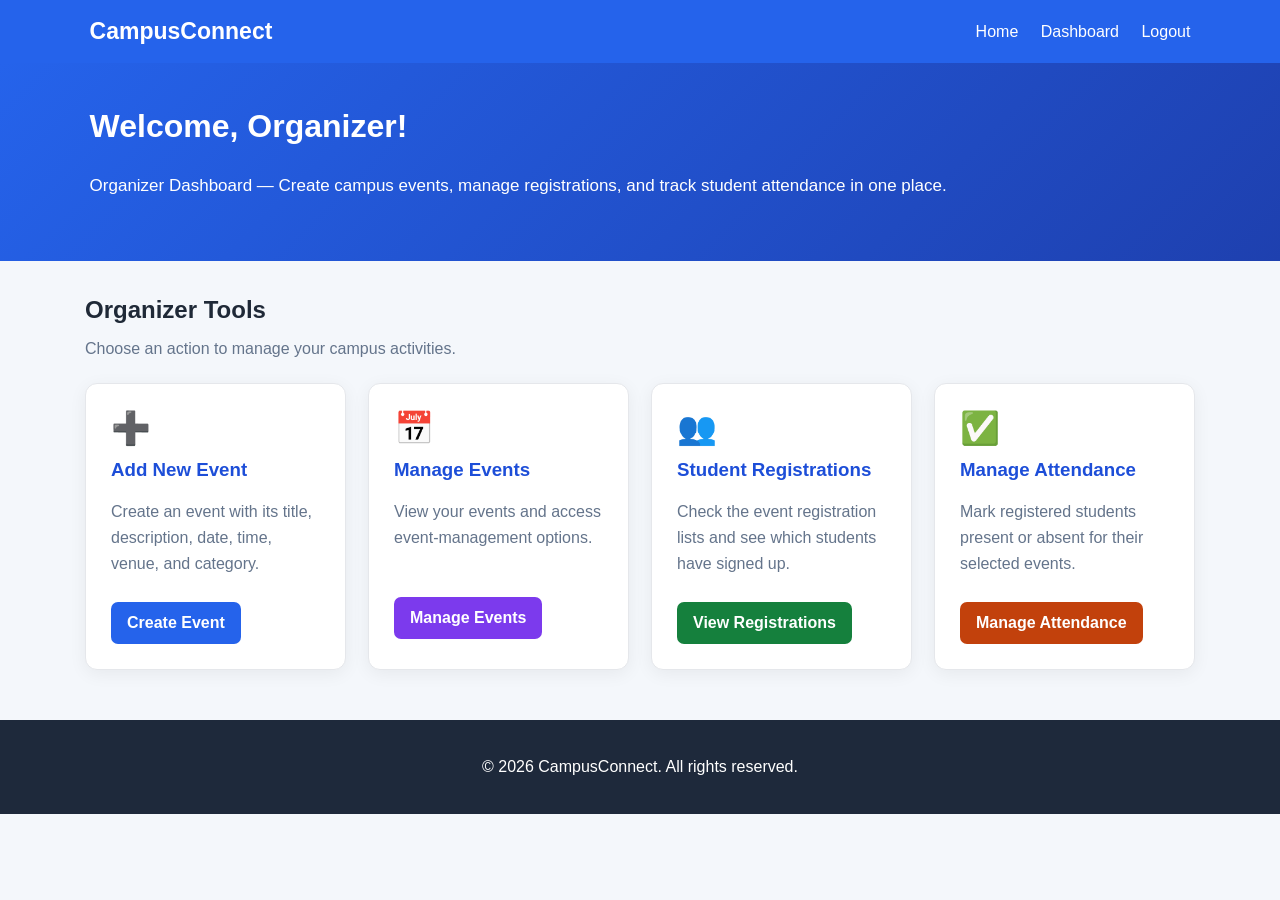
<file: organizer-dashboard.html>
<!DOCTYPE html>
<html lang="en">

<head>
    <meta charset="UTF-8">
    <meta name="viewport" content="width=device-width, initial-scale=1.0">

    <title>Organizer Dashboard - CampusConnect</title>

    <style>
        * {
            box-sizing: border-box;
        }

        body {
            margin: 0;
            font-family: Arial, sans-serif;
            background: #f4f7fb;
            color: #1f2937;
        }

        nav {
            background: #2563eb;
            color: white;
            padding: 18px 7%;
            display: flex;
            justify-content: space-between;
            align-items: center;
            flex-wrap: wrap;
            gap: 15px;
        }

        .logo {
            font-size: 23px;
            font-weight: bold;
        }

        nav a {
            color: white;
            text-decoration: none;
            margin-left: 18px;
        }

        nav a:hover {
            text-decoration: underline;
        }

        .welcome {
            background: linear-gradient(135deg, #2563eb, #1e40af);
            color: white;
            padding: 45px 7%;
        }

        .welcome h1 {
            margin-top: 0;
            font-size: 32px;
        }

        .welcome p {
            font-size: 17px;
            line-height: 1.6;
        }

        main {
            max-width: 1150px;
            margin: 35px auto;
            padding: 0 20px;
        }

        .section-title {
            margin-bottom: 8px;
        }

        .section-description {
            color: #64748b;
            margin-bottom: 25px;
        }

        .dashboard-grid {
            display: grid;
            grid-template-columns: repeat(auto-fit, minmax(240px, 1fr));
            gap: 22px;
        }

        .card {
            background: white;
            padding: 25px;
            border-radius: 12px;
            box-shadow: 0 4px 18px rgba(0, 0, 0, 0.06);
            border: 1px solid #e5e7eb;
        }

        .card-icon {
            font-size: 32px;
            margin-bottom: 12px;
        }

        .card h3 {
            margin-top: 0;
            color: #1d4ed8;
        }

        .card p {
            color: #64748b;
            line-height: 1.6;
            min-height: 72px;
        }

        .card-button {
            display: inline-block;
            margin-top: 10px;
            padding: 12px 16px;
            background: #2563eb;
            color: white;
            text-decoration: none;
            border-radius: 7px;
            font-weight: bold;
        }

        .card-button:hover {
            background: #1d4ed8;
        }

        .green-button {
            background: #15803d;
        }

        .green-button:hover {
            background: #166534;
        }

        .purple-button {
            background: #7c3aed;
        }

        .purple-button:hover {
            background: #6d28d9;
        }

        .orange-button {
            background: #c2410c;
        }

        .orange-button:hover {
            background: #9a3412;
        }

        footer {
            margin-top: 50px;
            background: #1e293b;
            color: white;
            text-align: center;
            padding: 22px;
        }

        @media (max-width: 600px) {
            nav {
                padding: 18px;
            }

            nav a {
                margin-left: 8px;
            }

            .welcome h1 {
                font-size: 26px;
            }
        }
    </style>
</head>

<body>

    <nav>
        <div class="logo">CampusConnect</div>

        <div>
            <a href="index.html">Home</a>
            <a href="organizer-dashboard.html">Dashboard</a>
            <a href="login.html">Logout</a>
        </div>
    </nav>

    <section class="welcome">
       <h1 id="organizerWelcome">Welcome, Organizer!</h1>
        <p>
            Organizer Dashboard — Create campus events, manage registrations,
            and track student attendance in one place.
        </p>
    </section>

    <main>
        <h2 class="section-title">Organizer Tools</h2>

        <p class="section-description">
            Choose an action to manage your campus activities.
        </p>

        <div class="dashboard-grid">

            <div class="card">
                <div class="card-icon">➕</div>
                <h3>Add New Event</h3>
                <p>
                    Create an event with its title, description, date,
                    time, venue, and category.
                </p>
                <a href="add-event.html" class="card-button">
                    Create Event
                </a>
            </div>

            <div class="card">
                <div class="card-icon">📅</div>
                <h3>Manage Events</h3>
                <p>
                    View your events and access event-management options.
                </p>
                <a href="manage-events.html" class="card-button purple-button">
                    Manage Events
                </a>
            </div>

            <div class="card">
                <div class="card-icon">👥</div>
                <h3>Student Registrations</h3>
                <p>
                    Check the event registration lists and see which
                    students have signed up.
                </p>
                <a href="registrations.html" class="card-button green-button">
                    View Registrations
                </a>
            </div>

            <div class="card">
                <div class="card-icon">✅</div>
                <h3>Manage Attendance</h3>
                <p>
                    Mark registered students present or absent for
                    their selected events.
                </p>
                <a href="attendance.html" class="card-button orange-button">
                    Manage Attendance
                </a>
            </div>

        </div>
    </main>

    <footer>
        <p>&copy; 2026 CampusConnect. All rights reserved.</p>
    </footer>
<script>
    const organizerName = localStorage.getItem("campusOrganizerName");

    if (organizerName && organizerName.trim() !== "") {
        document.getElementById("organizerWelcome").textContent =
            "Welcome, " + organizerName + "!";
    }

    const logoutLink = document.getElementById("logoutLink");

    if (logoutLink) {
        logoutLink.addEventListener("click", function () {
            localStorage.removeItem("campusOrganizerName");
            localStorage.removeItem("campusOrganizerEmail");
        });
    }
</script>
</body>
</html>
</file>
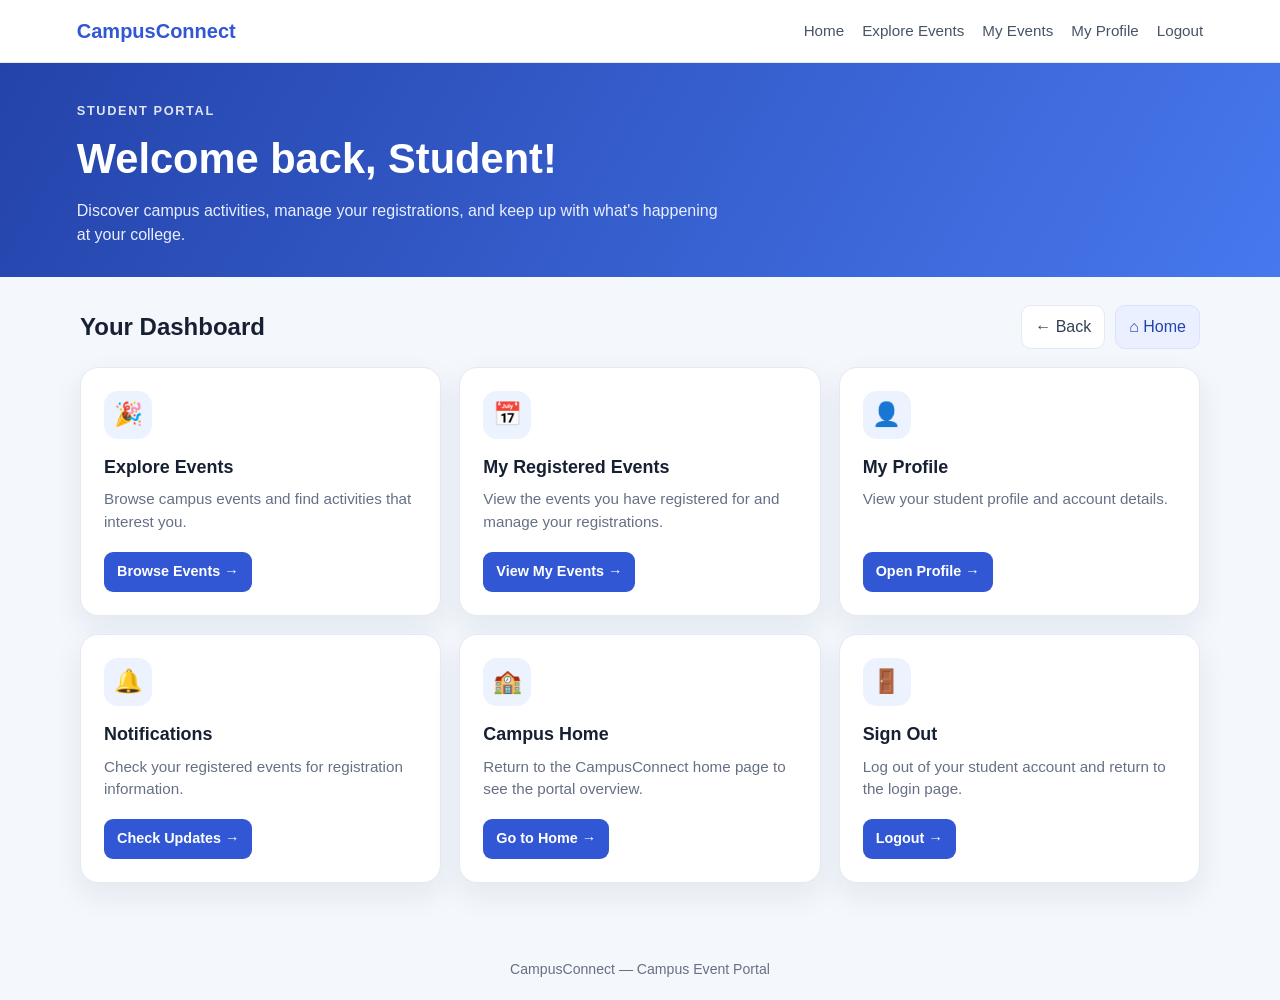
<file: student-dashboard.html>
<!DOCTYPE html>
<html lang="en">
<head>
<meta charset="UTF-8">
<meta name="viewport" content="width=device-width, initial-scale=1.0">
<title>Student Dashboard - CampusConnect</title>
<style>
:root{--primary:#3157d5;--dark:#2343ad;--ink:#172033;--muted:#667085;--border:#e4e9f2}
*{box-sizing:border-box}body{margin:0;font-family:Arial,Helvetica,sans-serif;color:var(--ink);background:#f4f7fc;line-height:1.5}a{color:inherit;text-decoration:none}
.navbar{display:flex;justify-content:space-between;align-items:center;gap:16px;padding:16px 6%;background:#fff;border-bottom:1px solid var(--border)}
.brand{color:var(--primary);font-size:1.25rem;font-weight:800}.nav-links{display:flex;flex-wrap:wrap;gap:18px;color:#475467;font-size:.95rem}
.hero{padding:38px 6% 30px;color:white;background:linear-gradient(120deg,#2443aa,#4778ee)}.eyebrow{margin:0 0 8px;font-size:.8rem;font-weight:700;letter-spacing:1.6px;text-transform:uppercase;opacity:.85}.hero h1{margin:0 0 8px;font-size:clamp(1.8rem,4vw,2.6rem)}.hero p:last-child{max-width:650px;margin:0;color:#e9efff}
main{width:min(1120px,88%);margin:28px auto 56px}.top-row{display:flex;justify-content:space-between;align-items:center;gap:16px;flex-wrap:wrap;margin-bottom:18px}.top-row h2{margin:0;font-size:1.5rem}
.page-actions{display:flex;align-items:center;flex-wrap:wrap;gap:10px}.page-actions a,.page-actions button{display:inline-flex;align-items:center;justify-content:center;padding:9px 13px;border:1px solid var(--border);border-radius:10px;background:white;color:#344054;font:inherit;cursor:pointer}.page-actions .home{background:#eaf0ff;border-color:#d9e3ff;color:var(--dark)}
.dashboard-grid{display:grid;grid-template-columns:repeat(3,minmax(0,1fr));gap:18px}.card{display:flex;flex-direction:column;min-height:230px;padding:23px;background:#fff;border:1px solid var(--border);border-radius:18px;box-shadow:0 12px 30px rgba(25,45,90,.08)}
.card-icon{display:grid;place-items:center;width:48px;height:48px;margin-bottom:15px;border-radius:14px;background:#edf2ff;font-size:1.45rem}.card h3{margin:0 0 8px;font-size:1.12rem}.card p{margin:0 0 18px;color:var(--muted);font-size:.95rem}.card-button{display:inline-flex;align-self:flex-start;margin-top:auto;padding:9px 13px;border-radius:9px;background:var(--primary);color:white;font-weight:700;font-size:.9rem}.card-button:hover{background:var(--dark)}.footer{padding:20px;text-align:center;color:var(--muted);font-size:.88rem}
@media(max-width:850px){.dashboard-grid{grid-template-columns:repeat(2,minmax(0,1fr))}}@media(max-width:560px){.navbar{align-items:flex-start;flex-direction:column}.nav-links{gap:12px}main{width:90%}.dashboard-grid{grid-template-columns:1fr}.card{min-height:205px}}
</style>
</head>
<body>
<nav class="navbar">
<a class="brand" href="index.html">CampusConnect</a>
<div class="nav-links"><a href="index.html">Home</a><a href="events.html">Explore Events</a><a href="my-events.html">My Events</a><a href="student-details.html">My Profile</a><a href="login.html" id="logoutLink">Logout</a></div>
</nav>
<header class="hero"><p class="eyebrow">Student Portal</p><h1 id="welcomeHeading">Welcome back, Student!</h1><p>Discover campus activities, manage your registrations, and keep up with what's happening at your college.</p></header>
<main>
<div class="top-row"><h2>Your Dashboard</h2><div class="page-actions"><button type="button" onclick="history.back()">← Back</button><a href="index.html" class="home">⌂ Home</a></div></div>
<section class="dashboard-grid" aria-label="Student dashboard options">
<article class="card"><div class="card-icon" aria-hidden="true">🎉</div><h3>Explore Events</h3><p>Browse campus events and find activities that interest you.</p><a class="card-button" href="events.html">Browse Events →</a></article>
<article class="card"><div class="card-icon" aria-hidden="true">📅</div><h3>My Registered Events</h3><p>View the events you have registered for and manage your registrations.</p><a class="card-button" href="my-events.html">View My Events →</a></article>
<article class="card"><div class="card-icon" aria-hidden="true">👤</div><h3>My Profile</h3><p>View your student profile and account details.</p><a class="card-button" href="student-details.html">Open Profile →</a></article>
<article class="card"><div class="card-icon" aria-hidden="true">🔔</div><h3>Notifications</h3><p>Check your registered events for registration information.</p><a class="card-button" href="my-events.html">Check Updates →</a></article>
<article class="card"><div class="card-icon" aria-hidden="true">🏫</div><h3>Campus Home</h3><p>Return to the CampusConnect home page to see the portal overview.</p><a class="card-button" href="index.html">Go to Home →</a></article>
<article class="card"><div class="card-icon" aria-hidden="true">🚪</div><h3>Sign Out</h3><p>Log out of your student account and return to the login page.</p><a class="card-button" href="login.html" id="logoutCard">Logout →</a></article>
</section>
</main>
<footer class="footer">CampusConnect — Campus Event Portal</footer>
<script>
const studentName=localStorage.getItem("campusStudentName");
const welcomeHeading=document.getElementById("welcomeHeading");
if(studentName&&studentName.trim()){welcomeHeading.textContent=`Welcome back, ${studentName.trim()}!`;}
function clearStudentSession(){localStorage.removeItem("campusStudentId");localStorage.removeItem("campusStudentName");localStorage.removeItem("campusStudentEmail");}
document.getElementById("logoutLink").addEventListener("click",clearStudentSession);
document.getElementById("logoutCard").addEventListener("click",clearStudentSession);
</script>
</body>
</html>
</file>
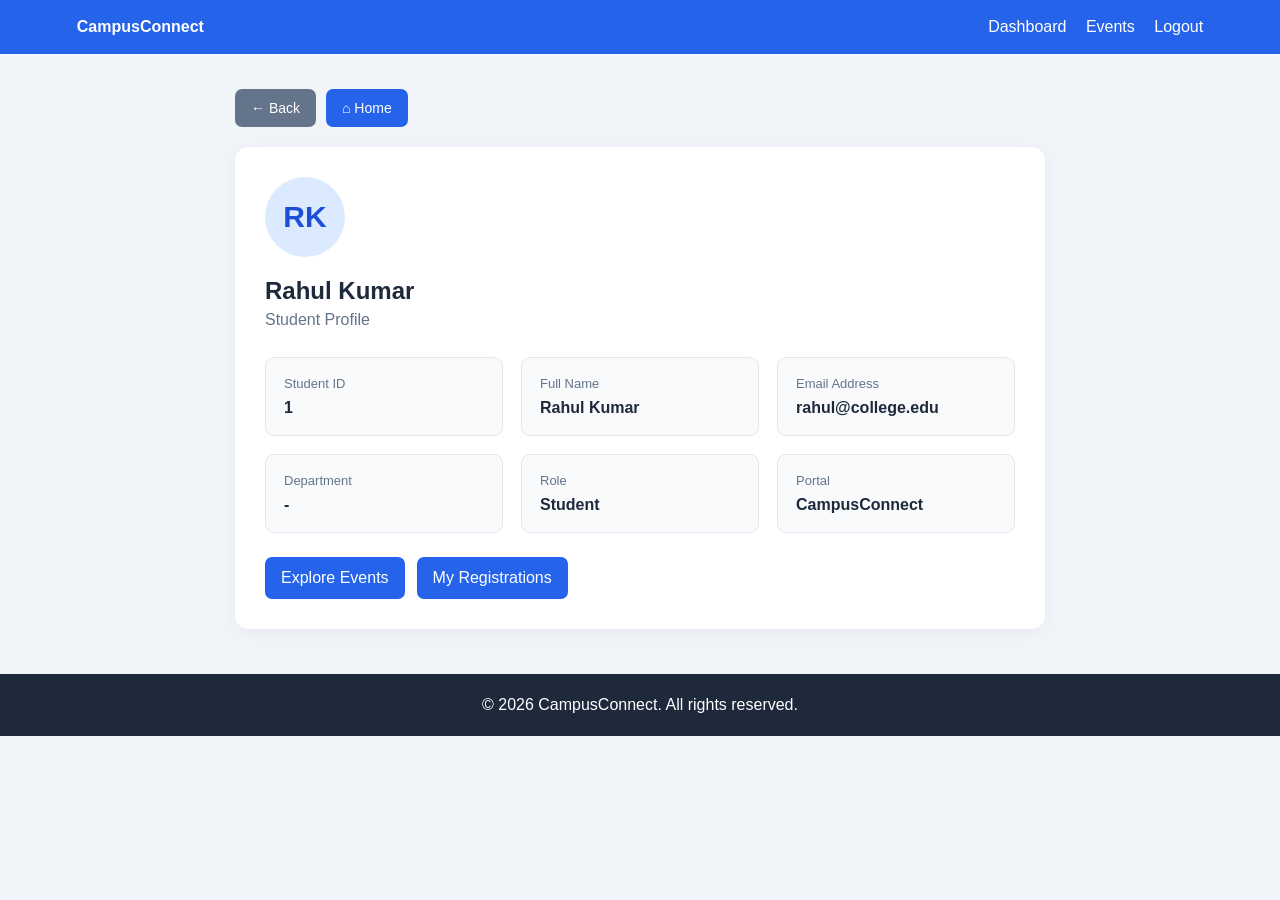
<file: student-details.html>
<!DOCTYPE html>
<html lang="en">
<head>
    <meta charset="UTF-8">
    <meta name="viewport" content="width=device-width, initial-scale=1.0">
    <title>Student Profile - CampusConnect</title>
    <style>
        * { box-sizing: border-box; }
        body { margin: 0; font-family: Arial, sans-serif; background: #f1f5f9; color: #1e293b; }
        nav { background: #2563eb; color: white; padding: 18px 6%; display: flex; justify-content: space-between; flex-wrap: wrap; gap: 12px; }
        nav a { color: white; text-decoration: none; margin-left: 15px; }
        main { max-width: 850px; margin: 35px auto; padding: 0 20px; }
        .navigation { display: flex; gap: 10px; margin-bottom: 20px; }
        .navigation a, .navigation button { border: 0; padding: 11px 16px; border-radius: 7px; cursor: pointer; text-decoration: none; color: white; background: #64748b; font-size: 14px; }
        .navigation a { background: #2563eb; }
        .profile { background: white; border-radius: 14px; padding: 30px; box-shadow: 0 4px 20px #0000000c; }
        .avatar { width: 80px; height: 80px; border-radius: 50%; display: grid; place-items: center; background: #dbeafe; color: #1d4ed8; font-size: 30px; font-weight: bold; margin-bottom: 18px; }
        h1 { margin-bottom: 6px; }
        .subtitle { color: #64748b; margin-top: 0; }
        .details { display: grid; grid-template-columns: repeat(auto-fit, minmax(220px, 1fr)); gap: 18px; margin-top: 28px; }
        .detail { background: #f8fafc; border: 1px solid #e2e8f0; padding: 18px; border-radius: 9px; }
        .detail span { display: block; color: #64748b; font-size: 13px; margin-bottom: 8px; }
        .detail strong { overflow-wrap: anywhere; }
        .actions { margin-top: 24px; display: flex; gap: 12px; flex-wrap: wrap; }
        .actions a { padding: 12px 16px; border-radius: 7px; background: #2563eb; color: white; text-decoration: none; }
        footer { margin-top: 45px; background: #1e293b; color: white; text-align: center; padding: 22px; }
    </style>
</head>
<body>
<nav>
    <strong>CampusConnect</strong>
    <div>
        <a href="student-dashboard.html">Dashboard</a>
        <a href="events.html">Events</a>
        <a href="login.html">Logout</a>
    </div>
</nav>

<main>
    <div class="navigation">
        <button onclick="history.back()">← Back</button>
        <a href="index.html">⌂ Home</a>
    </div>

    <section class="profile">
       
<div class="avatar" id="profileAvatar">RK</div>
<h1 id="profileName">Student Name</h1>
<p class="subtitle">Student Profile</p>

<div class="details">
    <div class="detail">
        <span>Student ID</span>
        <strong id="profileId">-</strong>
    </div>
    <div class="detail">
        <span>Full Name</span>
        <strong id="profileFullName">Student Name</strong>
    </div>
    <div class="detail">
        <span>Email Address</span>
        <strong id="profileEmail">-</strong>
    </div>
    <div class="detail">
        <span>Department</span>
        <strong id="profileDepartment">-</strong>
    </div>
    <div class="detail">
        <span>Role</span>
        <strong>Student</strong>
    </div>
    <div class="detail">
        <span>Portal</span>
        <strong>CampusConnect</strong>
    </div>
</div>

<div class="actions">
    <a href="events.html">Explore Events</a>
    <a href="my-events.html">My Registrations</a>
</div>
</section>
</main>


<footer>© 2026 CampusConnect. All rights reserved.</footer>

<script>
document.addEventListener("DOMContentLoaded", function () {
    const name = localStorage.getItem("campusStudentName") || "Rahul Kumar";
    const email = localStorage.getItem("campusStudentEmail") || "rahul@college.edu";
    const studentId = localStorage.getItem("campusStudentId") || "1";

    document.getElementById("profileName").textContent = name;
    document.getElementById("profileFullName").textContent = name;
    document.getElementById("profileEmail").textContent = email;
    document.getElementById("profileId").textContent = studentId;

    const initials = name.trim().split(/\s+/)
        .map(part => part.charAt(0))
        .join("")
        .substring(0, 2)
        .toUpperCase();

    document.getElementById("profileAvatar").textContent = initials;
});
</script>

</body>
</html>
</file>
